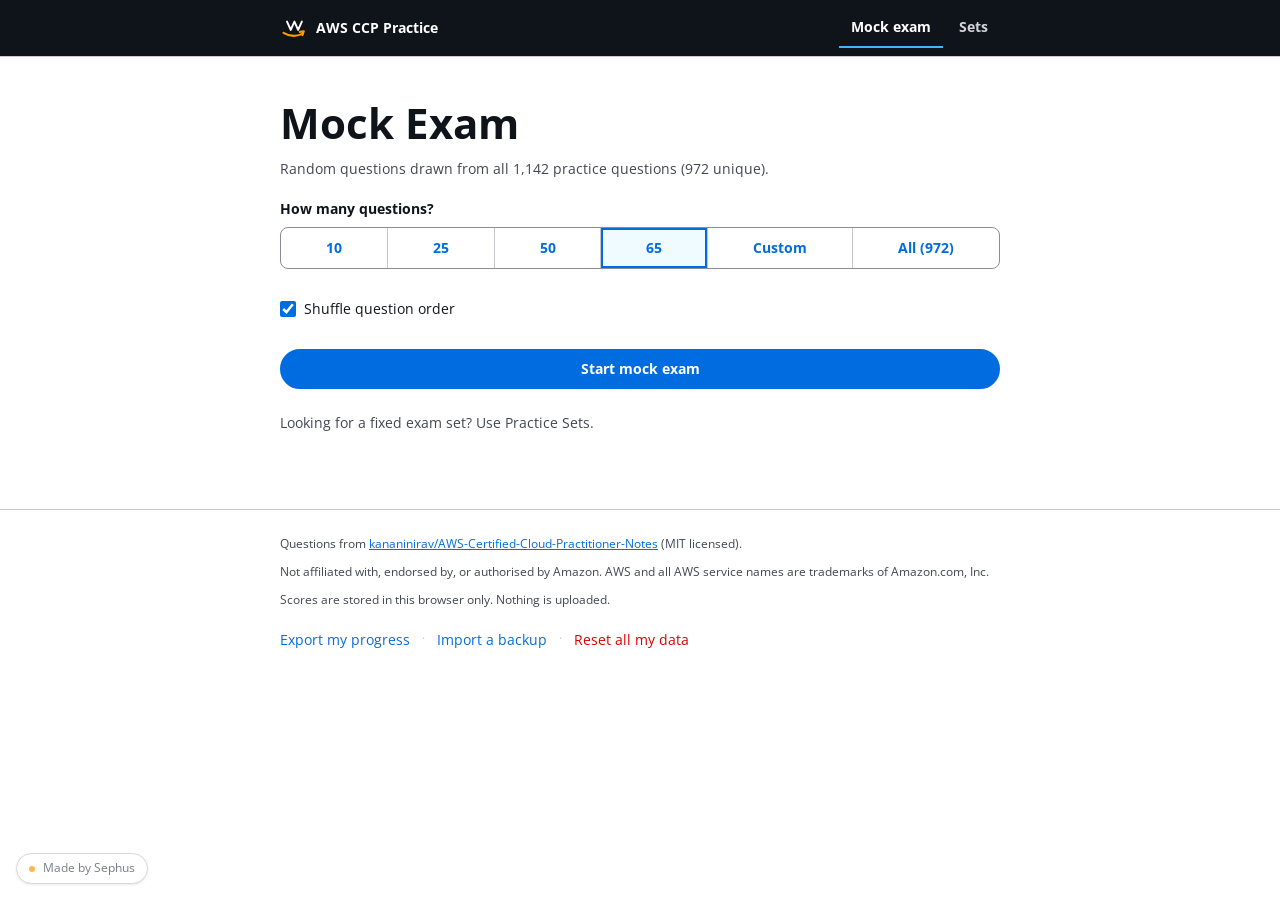
<file: index.html>
<!DOCTYPE html>
<html lang="en">
<head>
<meta charset="utf-8">
<meta name="viewport" content="width=device-width, initial-scale=1, viewport-fit=cover">
<title>Mock Exam · AWS CCP Practice</title>
<meta name="description" content="Practice for the AWS Certified Cloud Practitioner exam. 1,142 questions, works offline, scores stored on your device only.">
<meta name="theme-color" content="#ff9900">
<link rel="manifest" href="manifest.webmanifest">
<link rel="icon" href="assets/favicon.svg" type="image/svg+xml">
<link rel="apple-touch-icon" href="assets/icon-192.png">
<link rel="stylesheet" href="style.css?v=12">
<meta name="apple-mobile-web-app-capable" content="yes">
<meta name="apple-mobile-web-app-title" content="CCP Practice">
</head>
<body data-page="home">

<header class="site-header">
  <div class="wrap">
    <a class="brand" href="index.html">
      <svg width="28" height="28" viewBox="0 0 32 32" aria-hidden="true" focusable="false">
        <path d="M4 21.5c5.6 3.4 13 5 21.4 1.2" fill="none" stroke="#ff9900" stroke-width="2.4" stroke-linecap="round"/>
        <path d="M22.6 20.4l4.6-.7-1.6 4.4" fill="none" stroke="#ff9900" stroke-width="2.4" stroke-linecap="round" stroke-linejoin="round"/>
        <path d="M8 8.6l4.3 9.6 4.2-9.6 4.2 9.6L25 8.6" fill="none" stroke="#ffffff" stroke-width="2.2" stroke-linecap="round" stroke-linejoin="round"/>
      </svg>
      AWS CCP Practice
    </a>
    <nav class="nav" aria-label="Main">
      <a href="index.html" aria-current="page" title="Mock exam">Mock exam</a>
      <a href="sets.html" title="Practice sets">Sets</a>
    </nav>
  </div>
</header>

<main class="wrap" id="app">
  <p class="lede">Loading the question bank…</p>
</main>

<footer class="site-footer">
  <div class="wrap">
    <p>
      Questions from
      <a href="https://github.com/kananinirav/AWS-Certified-Cloud-Practitioner-Notes" target="_blank" rel="noopener noreferrer">kananinirav/AWS-Certified-Cloud-Practitioner-Notes</a>
      (MIT licensed).
    </p>
    <p>Not affiliated with, endorsed by, or authorised by Amazon. AWS and all AWS service names are trademarks of Amazon.com, Inc.</p>
    <p>Scores are stored in this browser only. Nothing is uploaded.</p>
    <div class="data-controls" data-data-controls></div>
  </div>
</footer>

<script src="app.js?v=12"></script>
</body>
</html>
</file>
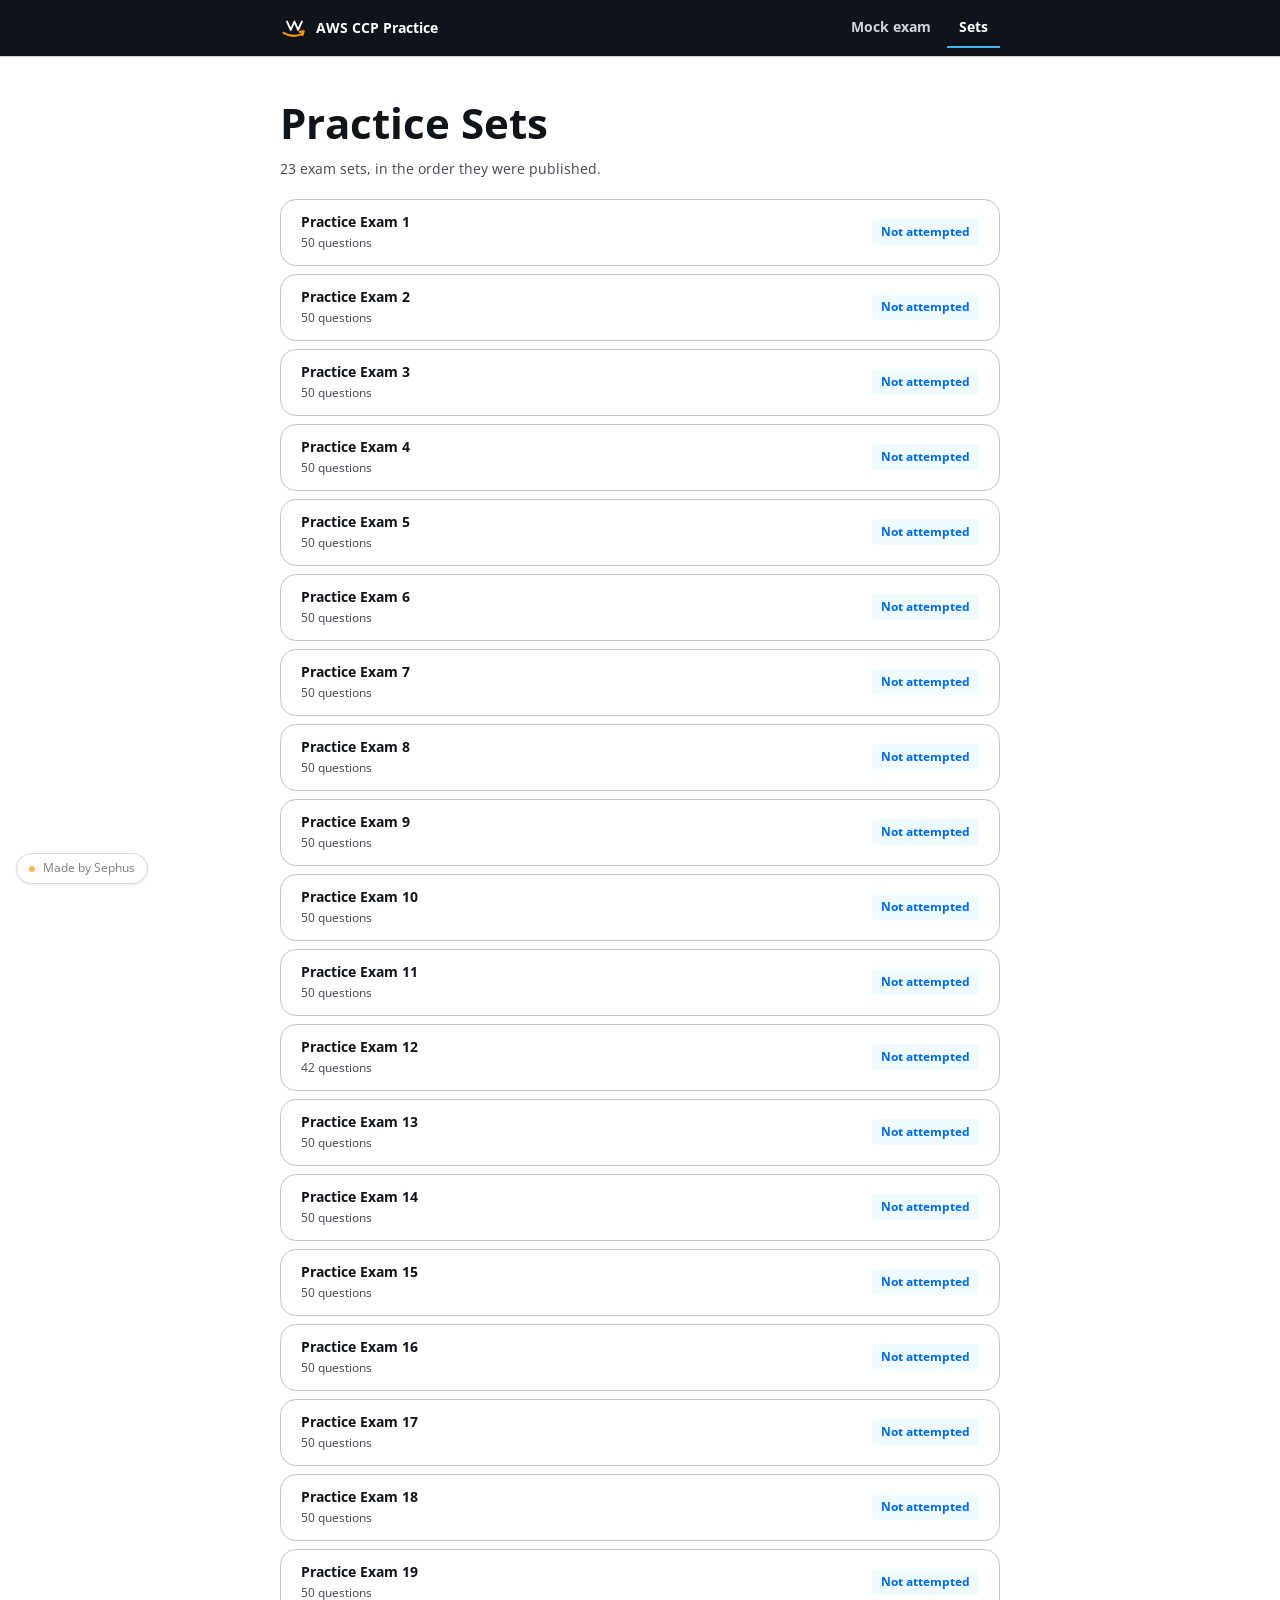
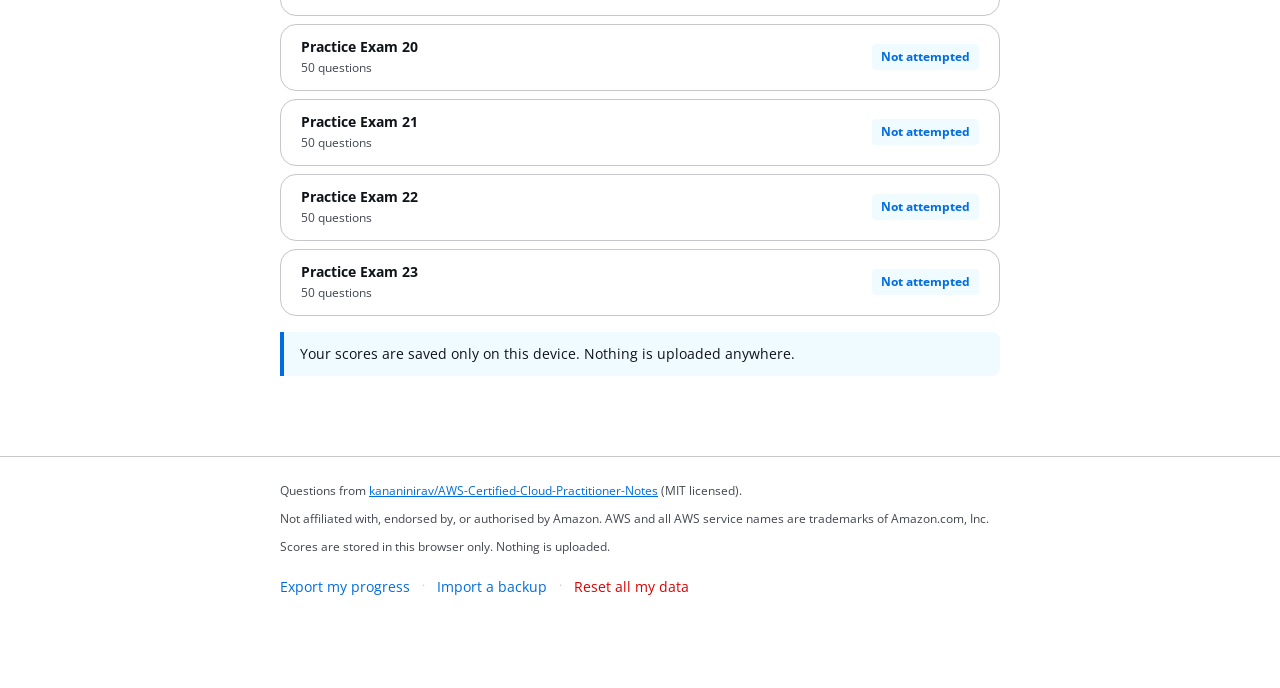
<file: sets.html>
<!DOCTYPE html>
<html lang="en">
<head>
<meta charset="utf-8">
<meta name="viewport" content="width=device-width, initial-scale=1, viewport-fit=cover">
<title>Practice Sets · AWS CCP Practice</title>
<meta name="description" content="The 23 published AWS Cloud Practitioner practice exam sets with your local scores.">
<meta name="theme-color" content="#ff9900">
<link rel="manifest" href="manifest.webmanifest">
<link rel="icon" href="assets/favicon.svg" type="image/svg+xml">
<link rel="apple-touch-icon" href="assets/icon-192.png">
<link rel="stylesheet" href="style.css?v=12">
<meta name="apple-mobile-web-app-capable" content="yes">
<meta name="apple-mobile-web-app-title" content="CCP Practice">
</head>
<body data-page="sets">

<header class="site-header">
  <div class="wrap">
    <a class="brand" href="index.html">
      <svg width="28" height="28" viewBox="0 0 32 32" aria-hidden="true" focusable="false">
        <path d="M4 21.5c5.6 3.4 13 5 21.4 1.2" fill="none" stroke="#ff9900" stroke-width="2.4" stroke-linecap="round"/>
        <path d="M22.6 20.4l4.6-.7-1.6 4.4" fill="none" stroke="#ff9900" stroke-width="2.4" stroke-linecap="round" stroke-linejoin="round"/>
        <path d="M8 8.6l4.3 9.6 4.2-9.6 4.2 9.6L25 8.6" fill="none" stroke="#ffffff" stroke-width="2.2" stroke-linecap="round" stroke-linejoin="round"/>
      </svg>
      AWS CCP Practice
    </a>
    <nav class="nav" aria-label="Main">
      <a href="index.html" title="Mock exam">Mock exam</a>
      <a href="sets.html" aria-current="page" title="Practice sets">Sets</a>
    </nav>
  </div>
</header>

<main class="wrap" id="app">
  <p class="lede">Loading exam sets…</p>
</main>

<footer class="site-footer">
  <div class="wrap">
    <p>
      Questions from
      <a href="https://github.com/kananinirav/AWS-Certified-Cloud-Practitioner-Notes" target="_blank" rel="noopener noreferrer">kananinirav/AWS-Certified-Cloud-Practitioner-Notes</a>
      (MIT licensed).
    </p>
    <p>Not affiliated with, endorsed by, or authorised by Amazon. AWS and all AWS service names are trademarks of Amazon.com, Inc.</p>
    <p>Scores are stored in this browser only. Nothing is uploaded.</p>
    <div class="data-controls" data-data-controls></div>
  </div>
</footer>

<script src="app.js?v=12"></script>
</body>
</html>
</file>
<file: style.css>
/* ============================================================================
   AWS CCP Practice — styles

   Built on the AWS Cloudscape design system visual foundation.
   https://cloudscape.design/foundation/visual-foundation/
   ========================================================================== */

/* --- Open Sans (self-hosted) ------------------------------------------------
   Cloudscape's typography token names 'Open Sans' first, so it is shipped with
   the app rather than loaded from a third-party CDN: the PWA must render in the
   intended typeface offline, and this avoids leaking visitor IPs to Google.

   Variable font, latin subset (U+0000-00FF plus common punctuation), one file
   serving both 400 and 700. font-display: swap means text paints immediately in
   the fallback and swaps in when ready, so there is no invisible-text flash.

   Path is relative so the GitHub Pages subpath and any future host work unchanged.
   -------------------------------------------------------------------------- */
@font-face {
  font-family: 'Open Sans';
  font-style: normal;
  font-weight: 400 700;
  font-stretch: 100%;
  font-display: swap;
  src: url('assets/fonts/open-sans-latin.woff2') format('woff2');
  unicode-range: U+0000-00FF, U+0131, U+0152-0153, U+02BB-02BC, U+02C6, U+02DA,
    U+02DC, U+0304, U+0308, U+0329, U+2000-206F, U+20AC, U+2122, U+2191, U+2193,
    U+2212, U+2215, U+FEFF, U+FFFD;
}

:root {
  color-scheme: light dark;

  /* --- Typography ------------------------------------------------------- */
  --font-family-base: 'Open Sans', 'Helvetica Neue', Roboto, Arial, sans-serif;
  --font-family-monospace: Monaco, Menlo, Consolas, 'Courier Prime', Courier, monospace;

  --font-size-body-s: 12px;
  --font-size-body-m: 14px;
  --font-size-heading-xs: 14px;
  --font-size-heading-s: 16px;
  --font-size-heading-m: 18px;
  --font-size-heading-l: 20px;
  --font-size-heading-xl: 24px;
  --font-size-display-l: 42px;

  --line-height-body-m: 20px;
  --line-height-heading-l: 24px;

  --font-weight-bold: 700;
  --font-weight-normal: 400;

  /* --- Border radii ----------------------------------------------------- */
  --border-radius-container: 16px;
  --border-radius-button: 20px;
  --border-radius-input: 8px;
  --border-radius-badge: 4px;
  --border-radius-item: 8px;

  --border-width-button: 2px;
  --border-width-field: 1px;

  /* --- Spacing (Cloudscape "comfortable" density) ----------------------- */
  --space-xxxs: 2px;
  --space-xxs: 4px;
  --space-xs: 8px;
  --space-s: 12px;
  --space-m: 16px;
  --space-l: 20px;
  --space-xl: 24px;
  --space-xxl: 32px;
  --space-xxxl: 40px;

  --space-container-horizontal: 20px;
  --space-button-horizontal: 20px;
  --space-card-horizontal: 20px;
  --space-card-vertical: 16px;

  /* --- Colour: light mode ----------------------------------------------- */
  --color-background-layout-main: #ffffff;
  --color-background-container-content: #ffffff;
  --color-background-container-header: #ffffff;
  --color-background-input-default: #ffffff;
  --color-background-control-default: #ffffff;
  --color-background-button-normal-default: #ffffff;
  --color-background-button-normal-hover: #f0fbff;
  --color-background-button-primary-default: #006ce0;
  --color-background-button-primary-hover: #002b66;
  --color-background-button-primary-active: #002b66;
  --color-background-item-selected: #f0fbff;
  --color-background-status-success: #effff1;
  --color-background-status-error: #fff5f5;
  --color-background-status-warning: #fffcef;
  --color-background-status-info: #f0fbff;

  --color-border-divider-default: #c6c6cd;
  --color-border-input-default: #8c8c94;
  --color-border-input-focused: #006ce0;
  --color-border-item-focused: #006ce0;
  --color-border-item-selected: #006ce0;
  --color-border-button-normal-default: #006ce0;
  --color-border-status-success: #00802f;
  --color-border-status-error: #db0000;
  --color-border-status-warning: #855900;

  --color-text-body-default: #0f141a;
  --color-text-body-secondary: #424650;
  --color-text-heading-default: #0f141a;
  --color-text-label: #0f141a;
  --color-text-interactive-default: #424650;
  --color-text-interactive-hover: #0f141a;
  --color-text-accent: #006ce0;
  --color-text-button-primary-default: #ffffff;
  --color-text-button-normal-default: #006ce0;
  --color-text-status-success: #00802f;
  --color-text-status-error: #db0000;
  --color-text-status-warning: #855900;
  --color-text-status-info: #006ce0;

  --color-background-control-checked: #006ce0;
  --color-foreground-control-default: #ffffff;

  --color-shadow-default: rgba(0, 7, 22, 0.12);
  --color-shadow-scrim: rgba(0, 7, 22, 0.5);
}

@media (prefers-color-scheme: dark) {
  :root {
    --color-background-layout-main: #161d26;
    --color-background-container-content: #161d26;
    --color-background-container-header: #161d26;
    --color-background-input-default: #161d26;
    --color-background-control-default: #161d26;
    --color-background-button-normal-default: #161d26;
    --color-background-button-normal-hover: #1b232d;
    --color-background-button-primary-default: #42b4ff;
    --color-background-button-primary-hover: #75cfff;
    --color-background-button-primary-active: #42b4ff;
    --color-background-item-selected: #001129;
    --color-background-status-success: #001401;
    --color-background-status-error: #1f0000;
    --color-background-status-warning: #1f1200;
    --color-background-status-info: #001129;

    --color-border-divider-default: #424650;
    --color-border-input-default: #656871;
    --color-border-input-focused: #42b4ff;
    --color-border-item-focused: #42b4ff;
    --color-border-item-selected: #42b4ff;
    --color-border-button-normal-default: #42b4ff;
    --color-border-status-success: #2bb534;
    --color-border-status-error: #ff7a7a;
    --color-border-status-warning: #fbd332;

    --color-text-body-default: #c6c6cd;
    --color-text-body-secondary: #c6c6cd;
    --color-text-heading-default: #ebebf0;
    --color-text-label: #dedee3;
    --color-text-interactive-default: #dedee3;
    --color-text-interactive-hover: #f9f9fa;
    --color-text-accent: #42b4ff;
    --color-text-button-primary-default: #0f141a;
    --color-text-button-normal-default: #42b4ff;
    --color-text-status-success: #2bb534;
    --color-text-status-error: #ff7a7a;
    --color-text-status-warning: #fbd332;
    --color-text-status-info: #42b4ff;

    --color-background-control-checked: #42b4ff;
    --color-foreground-control-default: #161d26;

    --color-shadow-default: rgba(0, 0, 0, 0.4);
    --color-shadow-scrim: rgba(0, 0, 0, 0.6);
  }
}

/* ------------------------------------------------------------------ base */

*,
*::before,
*::after {
  box-sizing: border-box;
}

html {
  -webkit-text-size-adjust: 100%;
}

body {
  margin: 0;
  background: var(--color-background-layout-main);
  color: var(--color-text-body-default);
  font-family: var(--font-family-base);
  font-size: var(--font-size-body-m);
  line-height: var(--line-height-body-m);
  padding-bottom: env(safe-area-inset-bottom);
  -webkit-font-smoothing: antialiased;
}

.wrap {
  max-width: 760px;
  margin: 0 auto;
  padding: 0 var(--space-container-horizontal);
}

/* ------------------------------------------------------------ typography */

h1 {
  font-size: var(--font-size-heading-xl);
  line-height: 1.3;
  font-weight: var(--font-weight-bold);
  color: var(--color-text-heading-default);
  letter-spacing: normal;
  margin: 0 0 var(--space-xs);
}

h2 {
  font-size: var(--font-size-heading-l);
  line-height: var(--line-height-heading-l);
  font-weight: var(--font-weight-bold);
  color: var(--color-text-heading-default);
  margin: var(--space-xl) 0 var(--space-s);
}

p {
  margin: 0 0 var(--space-s);
}

.lede {
  color: var(--color-text-body-secondary);
  margin: 0 0 var(--space-l);
}

/* --------------------------------------------------------------- header */

/* Cloudscape "home header" band: always dark, regardless of mode. */
.site-header {
  background: #0f141a;
  position: sticky;
  top: 0;
  z-index: 20;
  box-shadow: 0 1px 0 rgba(0, 0, 0, 0.2);
}

.site-header .wrap {
  display: flex;
  align-items: center;
  justify-content: space-between;
  gap: var(--space-s);
  min-height: 56px;
  flex-wrap: wrap;
  padding-top: var(--space-xs);
  padding-bottom: var(--space-xs);
}

.brand {
  display: inline-flex;
  align-items: center;
  gap: var(--space-xs);
  color: #ffffff;
  font-weight: var(--font-weight-bold);
  font-size: var(--font-size-heading-xs);
  text-decoration: none;
  white-space: nowrap;
  min-width: 0;
}

.brand:focus-visible {
  outline: 2px solid #42b4ff;
  outline-offset: 2px;
  border-radius: var(--border-radius-badge);
}

/* The AWS smile-arrow, drawn small. Replaces the old orange dot. */
.brand svg {
  flex: none;
  display: block;
}

.nav {
  display: flex;
  align-items: center;
  gap: var(--space-xxs);
}

/* Cloudscape top-navigation links: subtle, underline on hover/current. */
.nav a {
  color: #d1d5db;
  text-decoration: none;
  font-size: var(--font-size-body-m);
  font-weight: var(--font-weight-bold);
  padding: var(--space-xs) var(--space-s);
  border-radius: var(--border-radius-input);
  min-height: 40px;
  display: inline-flex;
  align-items: center;
  border-bottom: 2px solid transparent;
  white-space: nowrap;
}

.nav a:hover {
  color: #ffffff;
  background: rgba(255, 255, 255, 0.08);
}

.nav a[aria-current='page'] {
  color: #ffffff;
  border-bottom-color: #42b4ff;
  border-radius: 0;
}

.nav a:focus-visible {
  outline: 2px solid #42b4ff;
  outline-offset: 2px;
}

/* ----------------------------------------------------------------- main */

/* main carries .wrap too, so its horizontal padding would otherwise be reset by
   .wrap's shorthand. Target the element's own role explicitly. */
main,
main.wrap {
  padding-top: var(--space-xxl);
  padding-bottom: var(--space-xxxl);
}

@media (min-width: 640px) {
  main,
  main.wrap {
    padding-top: var(--space-xxxl);
    padding-bottom: 64px;
  }
}

/* ----------------------------------------------------------- containers */

/* Cloudscape Container: 16px radius, header divider, padded content. */
.container {
  background: var(--color-background-container-content);
  border: 1px solid var(--color-border-divider-default);
  border-radius: var(--border-radius-container);
  padding: var(--space-card-vertical) var(--space-card-horizontal);
}

.container-header {
  font-size: var(--font-size-heading-s);
  font-weight: var(--font-weight-bold);
  color: var(--color-text-heading-default);
  margin: 0 0 var(--space-s);
}

/* ------------------------------------------------------- button family */

/* Cloudscape Button: pill, 2px border, bold label, 32px tall minimum. */
.btn {
  display: inline-flex;
  align-items: center;
  justify-content: center;
  gap: var(--space-xs);
  min-height: 40px;
  padding: 8px var(--space-button-horizontal);
  border-radius: var(--border-radius-button);
  border: var(--border-width-button) solid var(--color-border-button-normal-default);
  background: var(--color-background-button-normal-default);
  color: var(--color-text-button-normal-default);
  font-family: inherit;
  font-size: var(--font-size-body-m);
  font-weight: var(--font-weight-bold);
  line-height: 1.4;
  text-align: center;
  text-decoration: none;
  cursor: pointer;
  transition: background-color 100ms linear, border-color 100ms linear;
}

.btn:hover {
  background: var(--color-background-button-normal-hover);
}

.btn:focus-visible {
  outline: 2px solid var(--color-border-item-focused);
  outline-offset: 2px;
}

.btn:disabled {
  border-color: var(--color-border-input-default);
  background: transparent;
  color: var(--color-text-body-secondary);
  opacity: 0.6;
  cursor: not-allowed;
}

/* The single primary action on a page. */
.btn-primary {
  background: var(--color-background-button-primary-default);
  border-color: var(--color-background-button-primary-default);
  color: var(--color-text-button-primary-default);
}

.btn-primary:hover {
  background: var(--color-background-button-primary-hover);
  border-color: var(--color-background-button-primary-hover);
}

.btn-primary:disabled {
  background: var(--color-border-input-default);
  border-color: var(--color-border-input-default);
  color: var(--color-text-button-primary-default);
  opacity: 0.5;
}

/* Destructive confirmation. Deliberately NOT primary: Cloudscape reserves the
   primary variant for the page's main task. */
.btn-danger {
  border-color: var(--color-border-status-error);
  background: transparent;
  color: var(--color-text-status-error);
}

.btn-danger:hover {
  background: var(--color-background-status-error);
}

/* Text-only action, for tertiary links in footers and toolbars. */
.btn-link {
  background: none;
  border: 0;
  padding: var(--space-xxs) 0;
  font-family: inherit;
  font-size: var(--font-size-body-m);
  font-weight: var(--font-weight-normal);
  color: var(--color-text-accent);
  text-decoration: none;
  cursor: pointer;
  border-radius: var(--border-radius-badge);
}

.btn-link:hover {
  color: var(--color-text-interactive-hover);
  text-decoration: underline;
}

.btn-link:focus-visible {
  outline: 2px solid var(--color-border-item-focused);
  outline-offset: 2px;
}

.btn-link-danger {
  color: var(--color-text-status-error);
}

.btn-link-danger:hover {
  color: var(--color-text-status-error);
}

.btn-block {
  width: 100%;
}

.btn-row {
  display: flex;
  flex-wrap: wrap;
  align-items: center;
  gap: var(--space-xs);
  margin-top: var(--space-m);
}

/* --------------------------------------------------------------- fields */

fieldset {
  border: 0;
  padding: 0;
  margin: 0 0 var(--space-l);
}

legend,
.field-label {
  display: block;
  font-size: var(--font-size-body-m);
  font-weight: var(--font-weight-bold);
  color: var(--color-text-label);
  margin-bottom: var(--space-xs);
  padding: 0;
}

/* Cloudscape segmented control for mutually-exclusive density options. */
.segmented {
  display: flex;
  flex-wrap: wrap;
  gap: 0;
  width: 100%;
  border: var(--border-width-field) solid var(--color-border-input-default);
  border-radius: var(--border-radius-input);
  overflow: hidden;
  background: var(--color-background-input-default);
}

.segmented button {
  flex: 1 1 auto;
  min-width: 64px;
  min-height: 40px;
  padding: var(--space-xs) var(--space-s);
  border: 0;
  border-right: var(--border-width-field) solid var(--color-border-divider-default);
  background: transparent;
  color: var(--color-text-button-normal-default);
  font-family: inherit;
  font-size: var(--font-size-body-m);
  font-weight: var(--font-weight-bold);
  font-variant-numeric: tabular-nums;
  cursor: pointer;
  transition: background-color 100ms linear;
}

.segmented button:last-child {
  border-right: 0;
}

.segmented button:hover {
  background: var(--color-background-button-normal-hover);
}

.segmented button[aria-pressed='true'] {
  background: var(--color-background-item-selected);
  color: var(--color-text-accent);
  box-shadow: inset 0 0 0 2px var(--color-border-item-selected);
}

.segmented button:focus-visible {
  outline: 2px solid var(--color-border-item-focused);
  outline-offset: -2px;
}

/* Cloudscape Input: 8px radius, 1px border, 40px tall focused ring. */
.input {
  display: block;
  width: 100%;
  max-width: 220px;
  min-height: 40px;
  padding: var(--space-xs) var(--space-s);
  border: var(--border-width-field) solid var(--color-border-input-default);
  border-radius: var(--border-radius-input);
  background: var(--color-background-input-default);
  color: var(--color-text-body-default);
  font-family: inherit;
  font-size: var(--font-size-body-m);
  font-variant-numeric: tabular-nums;
}

.input:hover {
  border-color: var(--color-border-item-focused);
}

.input:focus {
  outline: none;
  border-color: var(--color-border-input-focused);
  box-shadow: inset 0 0 0 1px var(--color-border-input-focused);
}

.input[aria-invalid='true'] {
  border-color: var(--color-border-status-error);
}

.input[aria-invalid='true']:focus {
  border-color: var(--color-border-status-error);
  box-shadow: inset 0 0 0 1px var(--color-border-status-error);
}

.field-hint {
  display: block;
  margin-top: var(--space-xxs);
  font-size: var(--font-size-body-s);
  color: var(--color-text-body-secondary);
}

.field-error {
  display: block;
  margin-top: var(--space-xxs);
  font-size: var(--font-size-body-s);
  font-weight: var(--font-weight-bold);
  color: var(--color-text-status-error);
}

.field-error:empty {
  display: none;
}

.custom-count {
  margin-top: var(--space-s);
  padding: var(--space-s) var(--space-m);
  border: 1px solid var(--color-border-divider-default);
  border-radius: var(--border-radius-input);
  background: var(--color-background-container-content);
}

/* Checkbox row */.switch {
  display: flex;
  align-items: center;
  gap: var(--space-xs);
  min-height: 40px;
  cursor: pointer;
  user-select: none;
  color: var(--color-text-label);
  font-size: var(--font-size-body-m);
}

.switch input {
  width: 16px;
  height: 16px;
  accent-color: var(--color-background-control-checked);
  flex: none;
  margin: 0;
}

.switch input:focus-visible {
  outline: 2px solid var(--color-border-item-focused);
  outline-offset: 2px;
}

/* ------------------------------------------------------------ set list */

.set-list {
  display: grid;
  gap: var(--space-xs);
  padding: 0;
  margin: 0;
  list-style: none;
}

/* Behaves like a Cloudscape "cards" resource row. */
.set-item {
  display: flex;
  align-items: center;
  justify-content: space-between;
  gap: var(--space-s);
  width: 100%;
  min-height: 56px;
  padding: var(--space-s) var(--space-l);
  background: var(--color-background-container-content);
  border: 1px solid var(--color-border-divider-default);
  border-radius: var(--border-radius-container);
  color: var(--color-text-body-default);
  font: inherit;
  text-align: left;
  cursor: pointer;
}

.set-item:hover {
  border-color: var(--color-border-item-selected);
  background: var(--color-background-item-selected);
}

.set-item:focus-visible {
  outline: 2px solid var(--color-border-item-focused);
  outline-offset: 2px;
}

.set-item .name {
  font-size: var(--font-size-heading-xs);
  font-weight: var(--font-weight-bold);
  color: var(--color-text-heading-default);
}

.set-item .meta {
  font-size: var(--font-size-body-s);
  color: var(--color-text-body-secondary);
  font-weight: var(--font-weight-normal);
}

/* Cloudscape badge: 4px radius, small bold text, status-tinted. */
.badge {
  flex: none;
  font-size: var(--font-size-body-s);
  font-weight: var(--font-weight-bold);
  padding: 2px var(--space-xs);
  border-radius: var(--border-radius-badge);
  background: var(--color-background-status-info);
  color: var(--color-text-status-info);
  border: 1px solid transparent;
  white-space: nowrap;
}

.badge[data-tone='good'] {
  background: var(--color-background-status-success);
  color: var(--color-text-status-success);
  border-color: var(--color-border-status-success);
}

.badge[data-tone='mid'] {
  background: var(--color-background-status-warning);
  color: var(--color-text-status-warning);
  border-color: var(--color-border-status-warning);
}

.badge[data-tone='bad'] {
  background: var(--color-background-status-error);
  color: var(--color-text-status-error);
  border-color: var(--color-border-status-error);
}

/* ---------------------------------------------------------- exam runner */

body.is-exam {
  padding-bottom: 0;
}

body.is-exam .site-footer {
  display: none;
}

body.is-exam main {
  padding: 0;
}

body.is-exam .wrap {
  max-width: none;
  padding: 0;
}

.exam {
  display: flex;
  flex-direction: column;
  min-height: calc(100dvh - 57px);
}

.exam-top {
  padding: var(--space-m) var(--space-container-horizontal) 0;
  max-width: 760px;
  margin: 0 auto;
  width: 100%;
}

/* Cloudscape-style progress bar. */
.progress {
  height: 8px;
  background: var(--color-border-divider-default);
  border-radius: 4px;
  overflow: hidden;
  margin-bottom: var(--space-xs);
}

.progress > i {
  display: block;
  height: 100%;
  background: var(--color-background-button-primary-default);
  border-radius: 4px;
  transition: width 180ms ease;
}

@media (prefers-reduced-motion: reduce) {
  .progress > i {
    transition: none;
  }
}

.exam-stats {
  display: flex;
  justify-content: space-between;
  align-items: center;
  gap: var(--space-xs);
  font-size: var(--font-size-body-s);
  color: var(--color-text-body-secondary);
  max-width: 760px;
  margin: 0 auto;
}

.exam-stats .clock {
  font-variant-numeric: tabular-nums;
}

.exam-body {
  flex: 1;
  padding: var(--space-l) var(--space-container-horizontal) 7rem;
  max-width: 760px;
  margin: 0 auto;
  width: 100%;
}

.q-stem {
  font-size: var(--font-size-heading-s);
  line-height: 1.5;
  font-weight: var(--font-weight-bold);
  color: var(--color-text-heading-default);
  margin: 0 0 var(--space-m);
}

/* Cloudscape "info" flashbar used for the multi-select hint. */
.q-hint {
  display: inline-block;
  font-size: var(--font-size-body-s);
  font-weight: var(--font-weight-bold);
  color: var(--color-text-status-info);
  background: var(--color-background-status-info);
  border-left: 2px solid var(--color-text-status-info);
  padding: var(--space-xxs) var(--space-xs);
  margin-bottom: var(--space-s);
  border-radius: 0 var(--border-radius-badge) var(--border-radius-badge) 0;
}

.options {
  display: grid;
  gap: var(--space-xs);
}

/* Option row: Cloudscape radio/checkbox with a bordered tile. */
.option {
  display: flex;
  align-items: flex-start;
  gap: var(--space-s);
  padding: var(--space-s) var(--space-m);
  min-height: 48px;
  border: var(--border-width-field) solid var(--color-border-input-default);
  border-radius: var(--border-radius-input);
  background: var(--color-background-input-default);
  color: var(--color-text-body-default);
  cursor: pointer;
  line-height: 1.5;
}

.option:hover {
  border-color: var(--color-border-item-focused);
}

.option input {
  margin: 2px 0 0;
  width: 16px;
  height: 16px;
  accent-color: var(--color-background-control-checked);
  flex: none;
}

.option .letter {
  flex: none;
  min-width: 1.1rem;
  font-weight: var(--font-weight-bold);
  color: var(--color-text-body-secondary);
}

.option:has(input:checked) {
  border-color: var(--color-border-item-selected);
  box-shadow: inset 0 0 0 1px var(--color-border-item-selected);
  background: var(--color-background-item-selected);
}

.option:has(input:checked) .letter {
  color: var(--color-text-accent);
}

.option:has(input:focus-visible) {
  outline: 2px solid var(--color-border-item-focused);
  outline-offset: 2px;
}

/* Sticky action bar */
.exam-bar {
  position: fixed;
  left: 0;
  right: 0;
  bottom: 0;
  z-index: 30;
  background: var(--color-background-container-content);
  border-top: 1px solid var(--color-border-divider-default);
  padding: var(--space-s) var(--space-container-horizontal)
    calc(var(--space-s) + env(safe-area-inset-bottom));
}

.exam-bar .inner {
  max-width: 760px;
  margin: 0 auto;
  display: flex;
  align-items: center;
  gap: var(--space-xs);
}

.exam-bar .btn {
  flex: 1 1 0;
}

.counter-btn {
  flex: 0 0 auto;
  min-width: 80px;
  min-height: 40px;
  padding: 0 var(--space-xs);
  border-radius: var(--border-radius-button);
  border: var(--border-width-button) solid var(--color-border-button-normal-default);
  background: var(--color-background-button-normal-default);
  color: var(--color-text-button-normal-default);
  font: inherit;
  font-weight: var(--font-weight-bold);
  font-variant-numeric: tabular-nums;
  cursor: pointer;
}

.counter-btn:hover {
  background: var(--color-background-button-normal-hover);
}

.counter-btn:focus-visible {
  outline: 2px solid var(--color-border-item-focused);
  outline-offset: 2px;
}

.exam-abandon {
  display: block;
  margin: 0 auto var(--space-m);
  max-width: 760px;
}

/* ---------------------------------------------- modal / sheet (dialog) */

.sheet-backdrop {
  position: fixed;
  inset: 0;
  z-index: 40;
  display: flex;
  align-items: flex-end;
  justify-content: center;
  background: var(--color-shadow-scrim);
  padding: 0;
}

@media (min-width: 600px) {
  .sheet-backdrop {
    align-items: center;
    padding: var(--space-l);
  }
}

/* Cloudscape Modal: 16px radius, header divider, footer actions.
   Flex column so the grid scrolls while the header and footer stay in place. */
.sheet {
  width: 100%;
  max-width: 600px;
  max-height: 85dvh;
  display: flex;
  flex-direction: column;
  overflow: hidden;
  background: var(--color-background-container-content);
  border-radius: var(--border-radius-container) var(--border-radius-container) 0 0;
  padding: var(--space-l) var(--space-container-horizontal)
    calc(var(--space-l) + env(safe-area-inset-bottom));
  box-shadow: 0 4px 20px var(--color-shadow-default);
}

/* The answer grid is the only scrolling region. */
.sheet .grid {
  overflow-y: auto;
  min-height: 0;
  padding-right: var(--space-xxs);
}

.sheet h2,
.sheet-footer {
  flex: none;
}

@media (min-width: 600px) {
  .sheet {
    border-radius: var(--border-radius-container);
    padding-bottom: var(--space-l);
  }
}

.sheet h2 {
  margin: 0 0 var(--space-s);
  font-size: var(--font-size-heading-m);
  padding-bottom: var(--space-s);
  border-bottom: 1px solid var(--color-border-divider-default);
}

/* Answer grid */
.grid {
  display: grid;
  grid-template-columns: repeat(auto-fill, minmax(48px, 1fr));
  gap: var(--space-xs);
}

.grid button {
  min-height: 44px;
  border-radius: var(--border-radius-input);
  border: var(--border-width-field) solid var(--color-border-input-default);
  background: var(--color-background-input-default);
  color: var(--color-text-body-secondary);
  font: inherit;
  font-weight: var(--font-weight-bold);
  font-variant-numeric: tabular-nums;
  cursor: pointer;
}

.grid button:hover {
  border-color: var(--color-border-item-focused);
}

.grid button[data-state='answered'] {
  background: var(--color-background-item-selected);
  border-color: var(--color-border-item-selected);
  color: var(--color-text-accent);
}

.grid button[data-state='current'] {
  border-color: var(--color-border-item-selected);
  box-shadow: inset 0 0 0 2px var(--color-border-item-selected);
  color: var(--color-text-heading-default);
  font-weight: var(--font-weight-bold);
}

.grid button[data-state='current'][data-answered='true'] {
  background: var(--color-background-item-selected);
}

.grid button:focus-visible {
  outline: 2px solid var(--color-border-item-focused);
  outline-offset: 1px;
}

.legend-row {
  display: flex;
  flex-wrap: wrap;
  gap: var(--space-m);
  margin: var(--space-s) 0 0;
  font-size: var(--font-size-body-s);
  color: var(--color-text-body-secondary);
  flex: none;
}

.legend-row span {
  display: inline-flex;
  align-items: center;
  gap: var(--space-xxs);
}

.legend-row i {
  display: inline-block;
  width: 14px;
  height: 14px;
  border-radius: 3px;
  border: var(--border-width-field) solid var(--color-border-input-default);
}

.legend-row i[data-state='answered'] {
  background: var(--color-background-item-selected);
  border-color: var(--color-border-item-selected);
}

/* Mirror the grid's current state: a strong inset ring, so it reads differently
   from both "answered" and "not answered". */
.legend-row i[data-state='current'] {
  background: transparent;
  border-color: var(--color-border-input-default);
  box-shadow: inset 0 0 0 2px var(--color-border-item-selected);
}

.legend-row i[data-state='current'][data-answered='true'] {
  background: var(--color-background-item-selected);
  border-color: var(--color-border-item-selected);
}

/* Modal footer: finish action pushed to the right, with its warning above. */
.sheet-footer {
  margin-top: var(--space-m);
  padding-top: var(--space-m);
  border-top: 1px solid var(--color-border-divider-default);
  display: flex;
  flex-direction: column;
  align-items: flex-end;
  gap: var(--space-xs);
}

.sheet-note {
  margin: 0;
  align-self: stretch;
  font-size: var(--font-size-body-s);
  color: var(--color-text-body-secondary);
}

.sheet-footer .btn {
  min-width: 140px;
}

/* -------------------------------------------------------------- results */

.score-hero {
  text-align: center;
  padding: var(--space-xl) var(--space-m);
  background: var(--color-background-container-content);
  border: 1px solid var(--color-border-divider-default);
  border-radius: var(--border-radius-container);
}

.score-big {
  font-size: var(--font-size-display-l);
  line-height: 1.1;
  font-weight: var(--font-weight-bold);
  color: var(--color-text-heading-default);
  font-variant-numeric: tabular-nums;
}

.score-pct {
  margin-top: var(--space-xxs);
  font-size: var(--font-size-body-m);
  color: var(--color-text-body-secondary);
}

.review-list {
  display: grid;
  gap: var(--space-s);
  margin-top: var(--space-m);
}

/* Cloudscape container with a status-coloured left border. */
.review-item {
  padding: var(--space-m) var(--space-l);
  background: var(--color-background-container-content);
  border: 1px solid var(--color-border-divider-default);
  border-radius: var(--border-radius-container);
}

.review-item[data-result='correct'] {
  border-left: 4px solid var(--color-border-status-success);
}

.review-item[data-result='wrong'] {
  border-left: 4px solid var(--color-border-status-error);
}

.review-item[data-result='blank'] {
  border-left: 4px solid var(--color-border-input-default);
}

.review-item .rq {
  margin: 0 0 var(--space-s);
  font-size: var(--font-size-heading-xs);
  font-weight: var(--font-weight-bold);
  color: var(--color-text-heading-default);
  line-height: 1.5;
}

.review-item .rq .num {
  margin-right: var(--space-xxs);
  color: var(--color-text-body-secondary);
  font-weight: var(--font-weight-bold);
}

.review-options {
  list-style: none;
  display: grid;
  gap: var(--space-xxs);
  margin: 0;
  padding: 0;
}

.review-option {
  display: grid;
  grid-template-columns: 1.1rem 1fr auto;
  gap: var(--space-xs);
  align-items: baseline;
  padding: var(--space-xs) var(--space-s);
  border: var(--border-width-field) solid var(--color-border-divider-default);
  border-radius: var(--border-radius-input);
  font-size: var(--font-size-body-m);
  line-height: 1.5;
}

.review-option .letter {
  color: var(--color-text-body-secondary);
  font-weight: var(--font-weight-bold);
}

.review-option .opt-text {
  min-width: 0;
}

.review-option .opt-mark {
  align-self: center;
  font-size: var(--font-size-body-s);
  font-weight: var(--font-weight-bold);
  white-space: nowrap;
  text-transform: none;
  letter-spacing: normal;
}

/* Correct answer is always surfaced, right or wrong. */
.review-option[data-key='true'] {
  border-color: var(--color-border-status-success);
  background: var(--color-background-status-success);
}

.review-option[data-key='true'] .letter,
.review-option[data-key='true'] .opt-mark {
  color: var(--color-text-status-success);
}

/* What you picked, when it differs from the key. */
.review-option[data-yours='true'][data-key='false'] {
  border-color: var(--color-border-status-error);
  background: var(--color-background-status-error);
}

.review-option[data-yours='true'][data-key='false'] .letter,
.review-option[data-yours='true'][data-key='false'] .opt-mark {
  color: var(--color-text-status-error);
}

@media (max-width: 420px) {
  .review-option {
    grid-template-columns: 1.1rem 1fr;
  }

  .review-option .opt-mark {
    grid-column: 2;
    justify-self: start;
  }
}

.blank-note {
  color: var(--color-text-body-secondary);
  font-style: italic;
}

/* Explanation block, styled like a Cloudscape "expandable content" area. */
.explain {
  margin-top: var(--space-s);
  padding-top: var(--space-s);
  border-top: 1px solid var(--color-border-divider-default);
  font-size: var(--font-size-body-m);
  color: var(--color-text-body-secondary);
}

.explain a {
  color: var(--color-text-accent);
  word-break: break-word;
}

/* ---------------------------------------------------------------- misc */

/* Cloudscape flashbar-style notice. */
.notice {
  margin: var(--space-m) 0;
  padding: var(--space-s) var(--space-m);
  background: var(--color-background-status-info);
  border-left: 4px solid var(--color-text-status-info);
  border-radius: 0 var(--border-radius-input) var(--border-radius-input) 0;
  font-size: var(--font-size-body-m);
  color: var(--color-text-body-default);
}

.empty {
  padding: var(--space-xl) var(--space-m);
  text-align: center;
  color: var(--color-text-body-secondary);
}

.row-between {
  display: flex;
  align-items: center;
  justify-content: space-between;
  gap: var(--space-s);
}

.toggle-label {
  color: var(--color-text-body-secondary);
  font-size: var(--font-size-body-m);
}

.hide {
  display: none !important;
}

/* --------------------------------------------------------------- footer */

.site-footer {
  border-top: 1px solid var(--color-border-divider-default);
  /* Extra bottom room so the fixed credit floater never covers footer controls. */
  padding: var(--space-xl) 0 88px;
  font-size: var(--font-size-body-s);
  color: var(--color-text-body-secondary);
}

.site-footer p {
  margin: 0 0 var(--space-xs);
}

.site-footer a {
  color: var(--color-text-accent);
}

/* Footer data controls: Export · Import · Reset */
.data-controls {
  margin-top: var(--space-m);
}

.data-controls-row {
  display: flex;
  flex-wrap: wrap;
  align-items: center;
  gap: var(--space-xxs) var(--space-s);
}

.data-controls .sep {
  color: var(--color-border-divider-default);
}

/* ---------------------------------------------------------- attribution */

/* Subtle credit floater. Sits bottom-left, visually quiet until interacted with.
   Hidden during an exam so it cannot overlap the sticky action bar. */
.credit {
  position: fixed;
  left: var(--space-m);
  bottom: calc(var(--space-m) + env(safe-area-inset-bottom));
  z-index: 25;
  display: flex;
  flex-direction: column;
  align-items: flex-start;
  gap: var(--space-xs);
  max-width: min(280px, calc(100vw - 2 * var(--space-m)));
  /* Grow upward from the bottom-left corner so the panel is never clipped. */
  justify-content: flex-end;
  pointer-events: none;
}

.credit > * {
  pointer-events: auto;
}

body.is-exam .credit {
  display: none;
}

.credit-toggle {
  display: inline-flex;
  align-items: center;
  gap: var(--space-xs);
  padding: 6px var(--space-s);
  border: 1px solid var(--color-border-divider-default);
  border-radius: 999px;
  background: var(--color-background-container-content);
  color: var(--color-text-body-secondary);
  font-family: inherit;
  font-size: var(--font-size-body-s);
  font-weight: var(--font-weight-normal);
  line-height: 1.4;
  cursor: pointer;
  opacity: 0.7;
  transition: opacity 120ms linear, border-color 120ms linear;
  box-shadow: 0 1px 3px var(--color-shadow-default);
}

.credit-toggle:hover,
.credit-toggle:focus-visible {
  opacity: 1;
  border-color: var(--color-border-input-default);
  color: var(--color-text-body-default);
}

.credit-toggle:focus-visible {
  outline: 2px solid var(--color-border-item-focused);
  outline-offset: 2px;
}

/* Small accent dot; matches the AWS smile colour used in the logo. */
.credit-dot {
  width: 6px;
  height: 6px;
  border-radius: 50%;
  background: #ff9900;
  flex: none;
}

.credit-panel {
  width: 100%;
  padding: var(--space-s) var(--space-m);
  background: var(--color-background-container-content);
  border: 1px solid var(--color-border-divider-default);
  border-radius: var(--border-radius-input);
  box-shadow: 0 2px 8px var(--color-shadow-default);
}

/* Collapsed by default; the toggle reveals it. A class is used rather than the
   hidden attribute so it cannot be overridden by display rules. */
.credit-panel.is-collapsed {
  display: none;
}

.credit-panel.is-open {
  display: block;
}

.credit-text {
  margin: 0 0 var(--space-xs);
  font-size: var(--font-size-body-s);
  color: var(--color-text-body-secondary);
}

.credit-text a {
  color: var(--color-text-accent);
  font-weight: var(--font-weight-bold);
  text-decoration: none;
}

.credit-text a:hover {
  text-decoration: underline;
}

.credit-actions {
  display: flex;
  align-items: center;
  gap: var(--space-s);
  flex-wrap: wrap;
}

.credit-link {
  font-size: var(--font-size-body-s);
  font-weight: var(--font-weight-bold);
  color: var(--color-text-accent);
  text-decoration: none;
}

.credit-link:hover {
  text-decoration: underline;
}

.credit-hide {
  margin-left: auto;
  padding: 0;
  border: 0;
  background: none;
  font-family: inherit;
  font-size: var(--font-size-body-s);
  color: var(--color-text-body-secondary);
  text-decoration: underline;
  cursor: pointer;
  border-radius: var(--border-radius-badge);
}

.credit-hide:hover {
  color: var(--color-text-body-default);
}

.credit-hide:focus-visible {
  outline: 2px solid var(--color-border-item-focused);
  outline-offset: 2px;
}

/* ----------------------------------------------------------- responsive */

@media (min-width: 640px) {
  h1 {
    font-size: var(--font-size-display-l);
  }

  .exam-body {
    padding-bottom: 6rem;
  }

  .segmented button {
    min-width: 80px;
  }
}
</file>
